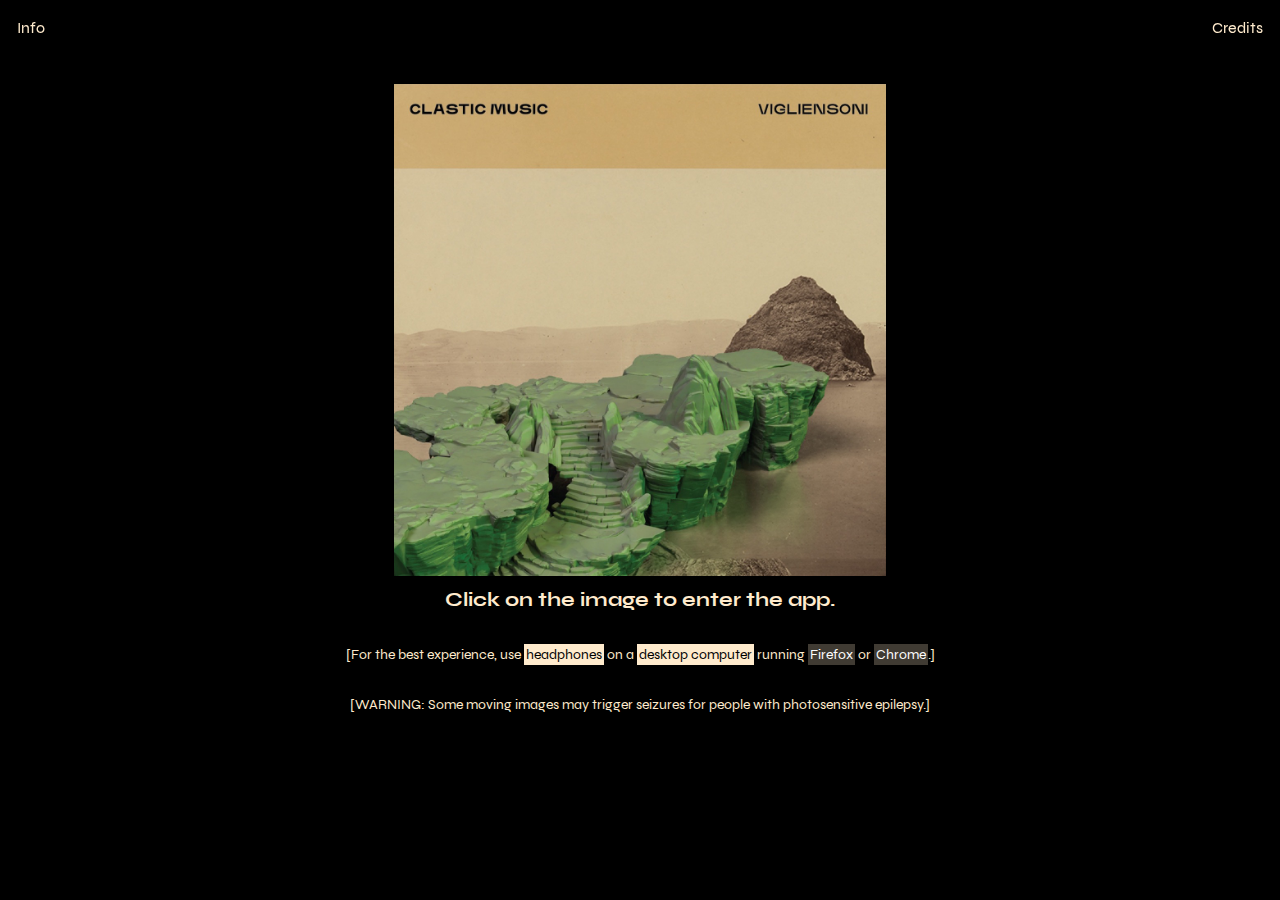
<file: index.html>
<!DOCTYPE html>
<html lang="en" class="w-100 h-100 mw-100">
<head>
  <title>vigliensoni | clastic music</title>
  <meta name="viewport" content="width=device-width, initial-scale=1.0, maximum-scale=1.0, user-scalable=no" />
  <meta charset="utf-8">
  <link rel='stylesheet' href='vendor/bootstrap-3.4.1-dist/css/bootstrap.min.css'><link rel="stylesheet" href="./style-modal.css">
  <link rel="stylesheet" href="style.css">
  <link rel="shortcut icon" href="#">
  <script src='vendor/jQuery-2.2.4/jquery.min.js'></script>
  <script src='vendor/bootstrap-3.4.1-dist//js/bootstrap.min.js'></script>
</head>


<body class="w-100 h-100 mw-100" >
  <!-- Sidebar modals -->
  <div class="container demo">
    <div id="navbar" class="nav nav-pills nav-justified" role="tablist">
      <div id="info-button"><button type="button" class="btn btn-demo-l" data-toggle="modal" data-target="#myModal">Info</button></div>
      <div id="clastic-title" class="btn btn-demo-c"><span></span></div>
      <div id="credits-button"><button type="button" class="btn btn-demo-r" data-toggle="modal" data-target="#myModal2">Credits</button></div>
    </div>

    <!-- Modal Left -->
    <div class="modal left fade" id="myModal" tabindex="-1" role="dialog" aria-labelledby="myModalLabel">
      <div class="modal-dialog" role="document">
        <div class="modal-content">
          <div class="modal-header">
            <button type="button" class="close" data-dismiss="modal" aria-label="Close"><span aria-hidden="true">&times;</span></button>
            <h4 class="modal-title" id="myModalLabel">Info</h4>
          </div>
          <div class="modal-body">
            <p>Clastic Music is a <span class="bold">full-length music album</span>, also published as an interactive web-based application.</p>
            <p>The nine clastic tracks have different <span class="browsers">video synthesizer patches that you can interact with</span> by moving the mouse around. The images also react to the music in real time.</p>
            <p>The Clastic music app works best in Firefox and Chrome. iOS devices and Safari are not currently supported. </p>
            <p></p>
            <p><span class="browsers">Select a track from the bottom of the page </span>and play with the video synthesizer while you listen to the music.</p>

            <p></p>
            <p><strong>Shortcuts:</strong></p>
            <ul id="infolist">
              <li>Enter to go into full-screen mode</li>
              <li>Esc to leave full-screen mode</li>
              <li>M for muting and unmuting the audio</li>
            </ul>
            

            
          </div>
        </div>
      </div>
    </div>
    
    <!-- Modal Right -->
    <div class="modal right fade" id="myModal2" tabindex="-1" role="dialog" aria-labelledby="myModalLabel2">
      <div class="modal-dialog" role="document">
        <div class="modal-content">
          <div class="modal-header">
            <button type="button" class="close" data-dismiss="modal" aria-label="Close"><span aria-hidden="true">&times;</span></button>
            <h4 class="modal-title" id="myModalLabel2">Credits</h4>
          </div>
          <div class="modal-body">
              <p>Composed and produced by <a href="https://vigliensoni.com/" target="_blank">Gabriel Vigliensoni</a></p>
              <p>Hydra visualizations by <a href="https://perezinfante.com/" target="_blank">Eduardo Pérez Infante</a></p>
              <p>Concept design and cover by <a href="http://antoniahernandez.com/" target="_blank">Antonia Hernández</a></p>
              <p>Mastered by <a href="http://www.rupertclervaux.com/" target="_blank">Rupert Clervaux</a></p>
              <br>
              <p>Web application built with <a href="https://github.com/ojack/hydra-synth" target="_blank">Hydra Synth</a> by Olivia Jack</p>
              <p>Video footage recorded during MUTEK 2020, Montréal.</p>
              <br>
              <p>Big thanks to:</p>
              <p>Mar Colasso, Daniela Cross and Delfina, Rebecca Fiebrink and Oscar, Ichiro Fujinaga, Claudine Hubert, Esteban Maestre, 
                Louis McCallum, Alan Mongeau, Néstor Nápoles, Andrés Poblete, Evan Savage, Samuel Thulin, Santiago Uribe, Marc-Pierre Verge, Lizzie Wilson, AAS, CIRMMT, 
                FRQSC, MIMIC project, and MUTEK Montréal.</p>
          </div>
        </div>
      </div>
    </div>
  </div>
  
  <!-- UserAction modal -->
  <div id="userAction">
    <div id="userAction-content">
        <div class="home_info" id="audio">
          <div class="cover main"><img src="media/img/clastic-cover-1200.jpg"></div>
          <p class="info"><span class="playbutton">Click on the image to enter the app.</span></p>
          <p class="info_details">[For the best experience, use <span class="bold" >headphones</span>  on a <span class="bold" >desktop computer</span> running <span class="browsers">Firefox</span> or <span class="browsers">Chrome</span>.]</p>
          <p class="info_warning">[WARNING: Some moving images may trigger seizures for people with photosensitive epilepsy.]</p>
      </div>
    </div>
  </div> 
  
  <div id="hydra-canvas"></div>  
    <!-- Defines a standard navigation bar -->
    <nav id="footer" class="navbar navbar-default" style="visibility: hidden;">
      <!--Collapse Button-->
      <div id="hamburger">
        <button type="button" class="navbar-toggle" data-toggle="collapse" data-target="#myNavbar">
          <span class="icon-bar"></span>
          <span class="icon-bar"></span>
          <span class="icon-bar"></span> 
        </button>
      </div>
        
      <div class="collapse navbar-collapse" id="myNavbar">
        <ul class="nav navbar-nav navbar-info">
          <li class="tableColumn" id="but1">Siltstone</li>
          <li class="tableColumn" id="but2">Breccia</li>
          <li class="tableColumn" id="but3">Ooze</li>
          <li class="tableColumn" id="but4">Claystone</li>
          <li class="tableColumn" id="but5">Clastic</li>
          <li class="tableColumn" id="but6">Fall in Sync</li>
          <li class="tableColumn" id="but7">Telematic Awakening</li>
          <li class="tableColumn" id="but8">Sandstone</li>
          <li class="tableColumn" id="but9">Shale</li>
          <li class="tableColumn" id="mute"><img src="media/icons/audio-50.png" width = 25px></li>
        </ul>
      </div>
    </nav>


  <script src='./hydra-synth.min.js'></script>
  <script src='./patch.min.js'></script>
  <script src='./info.js'></script>
    

</body>
</html>
</file>
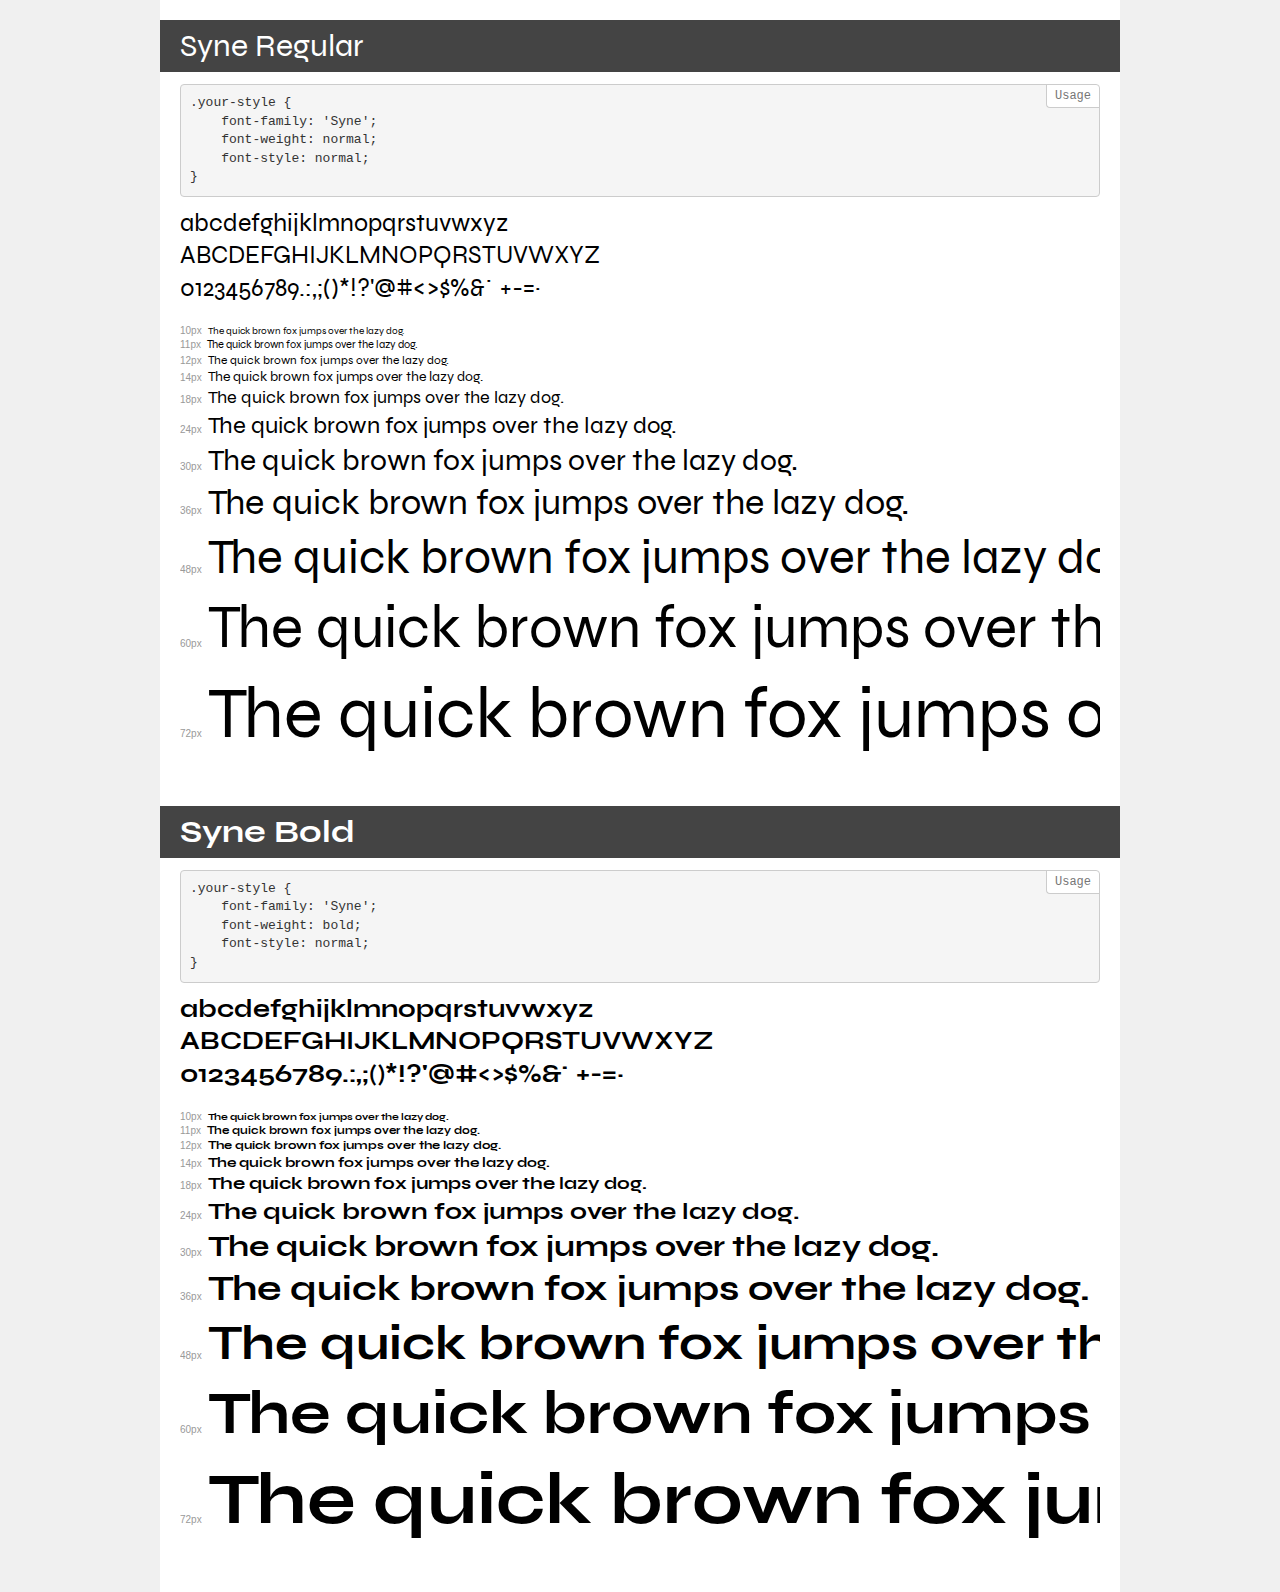
<file: media/webfonts/demo.html>
<!DOCTYPE html>
<html lang="en">
<head>
    <meta charset="utf-8">
    <meta http-equiv="X-UA-Compatible" content="IE=edge">
    <meta name="viewport" content="width=device-width, initial-scale=1">
    <meta name="robots" content="noindex, noarchive">
    <meta name="format-detection" content="telephone=no">
    <title>Transfonter demo</title>
    <link href="stylesheet.css" rel="stylesheet">
    <style>
        /*
        http://meyerweb.com/eric/tools/css/reset/
        v2.0 | 20110126
        License: none (public domain)
        */
        html, body, div, span, applet, object, iframe,
        h1, h2, h3, h4, h5, h6, p, blockquote, pre,
        a, abbr, acronym, address, big, cite, code,
        del, dfn, em, img, ins, kbd, q, s, samp,
        small, strike, strong, sub, sup, tt, var,
        b, u, i, center,
        dl, dt, dd, ol, ul, li,
        fieldset, form, label, legend,
        table, caption, tbody, tfoot, thead, tr, th, td,
        article, aside, canvas, details, embed,
        figure, figcaption, footer, header, hgroup,
        menu, nav, output, ruby, section, summary,
        time, mark, audio, video {
            margin: 0;
            padding: 0;
            border: 0;
            font-size: 100%;
            font: inherit;
            vertical-align: baseline;
        }
        /* HTML5 display-role reset for older browsers */
        article, aside, details, figcaption, figure,
        footer, header, hgroup, menu, nav, section {
            display: block;
        }
        body {
            line-height: 1;
        }
        ol, ul {
            list-style: none;
        }
        blockquote, q {
            quotes: none;
        }
        blockquote:before, blockquote:after,
        q:before, q:after {
            content: '';
            content: none;
        }
        table {
            border-collapse: collapse;
            border-spacing: 0;
        }
        /* demo styles */
        body {
            background: #f0f0f0;
            color: #000;
        }
        .page {
            background: #fff;
            width: 920px;
            margin: 0 auto;
            padding: 20px 20px 0 20px;
            overflow: hidden;
        }
        .font-container {
            overflow-x: auto;
            overflow-y: hidden;
            margin-bottom: 40px;
            line-height: 1.3;
            white-space: nowrap;
            padding-bottom: 5px;
        }
        h1 {
            position: relative;
            background: #444;
            font-size: 32px;
            color: #fff;
            padding: 10px 20px;
            margin: 0 -20px 12px -20px;
        }
        .letters {
            font-size: 25px;
            margin-bottom: 20px;
        }
        .s10:before {
            content: '10px';
        }
        .s11:before {
            content: '11px';
        }
        .s12:before {
            content: '12px';
        }
        .s14:before {
            content: '14px';
        }
        .s18:before {
            content: '18px';
        }
        .s24:before {
            content: '24px';
        }
        .s30:before {
            content: '30px';
        }
        .s36:before {
            content: '36px';
        }
        .s48:before {
            content: '48px';
        }
        .s60:before {
            content: '60px';
        }
        .s72:before {
            content: '72px';
        }
        .s10:before, .s11:before, .s12:before, .s14:before,
        .s18:before, .s24:before, .s30:before, .s36:before,
        .s48:before, .s60:before, .s72:before {
            font-family: Arial, sans-serif;
            font-size: 10px;
            font-weight: normal;
            font-style: normal;
            color: #999;
            padding-right: 6px;
        }
        pre {
            display: block;
            position: relative;
            padding: 9px;
            margin: 0 0 10px;
            font-family: Monaco, Menlo, Consolas, "Courier New", monospace;
            font-size: 13px;
            line-height: 1.428571429;
            color: #333;
            font-weight: normal;
            font-style: normal;
            background-color: #f5f5f5;
            border: 1px solid #ccc;
            overflow-x: auto;
            border-radius: 4px;
        }
        pre:after {
            display: block;
            position: absolute;
            right: 0;
            top: 0;
            content: 'Usage';
            line-height: 1;
            padding: 5px 8px;
            font-size: 12px;
            color: #767676;
            background-color: #fff;
            border: 1px solid #ccc;
            border-right: none;
            border-top: none;
            border-radius: 0 4px 0 4px;
            z-index: 10;
        }
        /* responsive */
        @media (max-width: 959px) {
            .page {
                width: auto;
                margin: 0;
            }
        }
    </style>
</head>
<body>
<div class="page">
    <div class="demo">
        <h1 style="font-family: 'Syne'; font-weight: normal; font-style: normal;">Syne Regular</h1>
        <pre>.your-style {
    font-family: 'Syne';
    font-weight: normal;
    font-style: normal;
}</pre>
        <div class="font-container" style="font-family: 'Syne'; font-weight: normal; font-style: normal;">
            <p class="letters">
                abcdefghijklmnopqrstuvwxyz<br>
ABCDEFGHIJKLMNOPQRSTUVWXYZ<br>
                0123456789.:,;()*!?'@#<>$%&^+-=~
            </p>
            <p class="s10" style="font-size: 10px;">The quick brown fox jumps over the lazy dog.</p>
            <p class="s11" style="font-size: 11px;">The quick brown fox jumps over the lazy dog.</p>
            <p class="s12" style="font-size: 12px;">The quick brown fox jumps over the lazy dog.</p>
            <p class="s14" style="font-size: 14px;">The quick brown fox jumps over the lazy dog.</p>
            <p class="s18" style="font-size: 18px;">The quick brown fox jumps over the lazy dog.</p>
            <p class="s24" style="font-size: 24px;">The quick brown fox jumps over the lazy dog.</p>
            <p class="s30" style="font-size: 30px;">The quick brown fox jumps over the lazy dog.</p>
            <p class="s36" style="font-size: 36px;">The quick brown fox jumps over the lazy dog.</p>
            <p class="s48" style="font-size: 48px;">The quick brown fox jumps over the lazy dog.</p>
            <p class="s60" style="font-size: 60px;">The quick brown fox jumps over the lazy dog.</p>
            <p class="s72" style="font-size: 72px;">The quick brown fox jumps over the lazy dog.</p>
        </div>
    </div>
    <div class="demo">
        <h1 style="font-family: 'Syne'; font-weight: bold; font-style: normal;">Syne Bold</h1>
        <pre>.your-style {
    font-family: 'Syne';
    font-weight: bold;
    font-style: normal;
}</pre>
        <div class="font-container" style="font-family: 'Syne'; font-weight: bold; font-style: normal;">
            <p class="letters">
                abcdefghijklmnopqrstuvwxyz<br>
ABCDEFGHIJKLMNOPQRSTUVWXYZ<br>
                0123456789.:,;()*!?'@#<>$%&^+-=~
            </p>
            <p class="s10" style="font-size: 10px;">The quick brown fox jumps over the lazy dog.</p>
            <p class="s11" style="font-size: 11px;">The quick brown fox jumps over the lazy dog.</p>
            <p class="s12" style="font-size: 12px;">The quick brown fox jumps over the lazy dog.</p>
            <p class="s14" style="font-size: 14px;">The quick brown fox jumps over the lazy dog.</p>
            <p class="s18" style="font-size: 18px;">The quick brown fox jumps over the lazy dog.</p>
            <p class="s24" style="font-size: 24px;">The quick brown fox jumps over the lazy dog.</p>
            <p class="s30" style="font-size: 30px;">The quick brown fox jumps over the lazy dog.</p>
            <p class="s36" style="font-size: 36px;">The quick brown fox jumps over the lazy dog.</p>
            <p class="s48" style="font-size: 48px;">The quick brown fox jumps over the lazy dog.</p>
            <p class="s60" style="font-size: 60px;">The quick brown fox jumps over the lazy dog.</p>
            <p class="s72" style="font-size: 72px;">The quick brown fox jumps over the lazy dog.</p>
        </div>
    </div>
</div>
</body>
</html>
</file>
<file: style-modal.css>
/*******************************
* MODAL AS LEFT/RIGHT SIDEBAR
* Add "left" or "right" in modal parent div, after class="modal".
* Get free snippets on bootpen.com
*******************************/
.modal.left .modal-dialog,
.modal.right .modal-dialog {
    position: fixed;
    margin: auto;
    width: 380px;
    height: 60%;
    -webkit-transform: translate3d(0%, 0, 0);
        -ms-transform: translate3d(0%, 0, 0);
         -o-transform: translate3d(0%, 0, 0);
            transform: translate3d(0%, 0, 0);
}

.modal.left .modal-content,
.modal.right .modal-content {
    height: 100%;
    overflow-y: auto;
    background-color: #000/* #110808 */;
}

.modal.left .modal-body,
.modal.right .modal-body {
    padding: 15px 15px 80px;
    background-color: #000/* #110808 */;
    font-weight: normal;
}

/*Left*/
.modal.left.fade .modal-dialog{
    left: -380px;
    -webkit-transition: opacity 0.3s linear, left 0.3s ease-out;
       -moz-transition: opacity 0.3s linear, left 0.3s ease-out;
         -o-transition: opacity 0.3s linear, left 0.3s ease-out;
            transition: opacity 0.3s linear, left 0.3s ease-out;
}

.modal.left.fade.in .modal-dialog{
    left: 0;
}
    
/*Right*/
.modal.right.fade .modal-dialog {
    right: -380px;
    -webkit-transition: opacity 0.3s linear, right 0.3s ease-out;
       -moz-transition: opacity 0.3s linear, right 0.3s ease-out;
         -o-transition: opacity 0.3s linear, right 0.3s ease-out;
            transition: opacity 0.3s linear, right 0.3s ease-out;
}

.modal.right.fade.in .modal-dialog {
    right: 0;
}

/* ----- MODAL STYLE ----- */
.modal-content {
    border-radius: 0;
    border: none;
}

.modal-header {
    border-bottom-color: #EEEEEE;
/*     background-color: #110808; */    background-color: #000/* #110808 */;

}


.btn-demo-l {
    margin: 15px;
    padding: 1px 1px;
    border-radius: 0;
    font-size: 16px;
    background-color: rgb(0, 0, 0, 0);
    color: blanchedalmond;
    align: left;
    /* text-transform: uppercase; */
    /* text-decoration: underline; */
    }

.btn-demo-r {
    margin: 15px;
    padding: 1px 1px;
    border-radius: 0;
    font-size: 16px;
    background-color: rgb(0, 0, 0, 0);
    color: blanchedalmond;
    align: right;
    /* text-transform: uppercase; */
    /* text-decoration: underline; */
    }

.btn-demo:focus {
outline: 0;
}

.text-left {
    width:30%;
    float: left;
}

.text-right {
    width:30%;
    float: right;
}

.text-center {
    background-color: rgb(0, 0, 0, 0.33);
}

.title-ctr {
    width:30%;
    float: left;
}
</file>
<file: style.css>
@import url('media/webfonts/stylesheet.css');

index, html {
    font-family:'Syne', sans-serif;
    font-style: normal;
    font-weight: normal;
}
.tableRow
{
    display: table;
    /* width: 100%; */
    table-layout: fixed;
    border-spacing: 10px;
    text-align: center;
    font-family:'Syne', sans-serif;
    font-weight: bold;
    font-style: normal;
    margin-left: auto;
    margin-right: auto;
    background-color: rgb(0, 0, 0, 0.33);
}
.tableColumn
{
    display: table-cell;
    font-family:/* Copperplate; */'Syne', sans-serif;
    font-weight: normal;
    font-style: normal;
/*     border: 1px solid #f4f2d0; */
    padding: 3px;
    text-transform: uppercase;
    /* text-decoration: underline; */
    background-color: rgb(0, 0, 0, 0);
    text-align: center;

}

#footer {
  width: 100%;
  position: absolute;
  bottom: 0;
  z-index: 10;
  background-color: rgb(0, 0, 0, 0.33);
  margin-bottom: 0px;
}

#navbar {
  display: table;
  width: 100%;
  position: absolute;
  top: 0;
  left: 0;
  z-index: 10;
  background-color: rgb(0, 0, 0, 0.333);
}


/* NAVBAR BUTTONS */
#info-button {
  text-align: left;
  display: table-cell;
  width: 33%;
}

#clastic-title {
  text-align: center;
  display: table-cell;
  width: 34%
}

#credits-button {
  text-align: right;
  display: table-cell;
  width: 33%
}


/* Info */

.info
{
/*     display: table; */
    background-color: /* #34271b */rgb(0, 0, 0);
    font-family:'Syne', sans-serif;
    font-style: normal;
    font-weight: bold;
    text-align: center;
    padding-top: 10px;
}
.info_details {
    
font-family:/* monospace */'Syne', sans-serif;
  padding-top: 20px;
  font-style: normal;
  font-weight: normal;
  text-align: center;
}

#infolist {
  list-style: number;
  display: block;
  padding-left: 15px;
}

.info_warning { 
  padding-top: 20px;  
  font-family:/* monospace */'Syne', sans-serif;
  font-style: normal;
  font-weight: normal;
  text-align: center;
  }

.playbutton {
    font-family: 'Syne';
    font-weight: bold;
    font-style: normal;
    font-size: 20px;
    /* text-decoration: underline; */
    padding: 5px;

}

.bold {
  /* font-weight: bold; */
  color: black;
  background-color:rgba(255, 235, 205, 1);
  padding: 2px;
}

.browsers {
  color: white;
  background-color:rgba(255, 235, 205, 0.25);
  padding: 2px;
}


 /* The Modal (background) */
 #userAction {
    display: none; /* Hidden by default */
    position: fixed; /* Stay in place */
    z-index: 1; /* Sit on top */
    left: 0;
    top: 0;
    width: 100%; /* Full width */
    height: 100%; /* Full height */
    overflow: auto; /* Enable scroll if needed */
    background-color: rgb(0,0,0); /* Fallback color */
    background-color: rgba(0,0,0,0.4); /* Black w/ opacity */
  }
  
  /* Modal Content/Box */
  #userAction-content {
    background-color: #000/* #140d0d */;
    margin: 5% auto; /* 15% from the top and centered */
    padding: 20px;
/*     border: 1px dotted #f6f3c4; */
    width: 80%; /* Could be more or less, depending on screen size */
    text-align: center;
  }




.cover {

  margin-left: auto;
  margin-right: auto;
  text-align: center; 
  max-width: 50%;
}

  .cover img {
    display: block;
  }


    .cover.main img {
      width: 100%;
    }

  @media screen and (max-width: 736px) {

    .cover.fit {
      margin: 2rem 0;
    }

    .cover.main {
      margin: 0rem 0;
    }

  }

div.cover {
  overflow: hidden;
}

div.cover img {
    -moz-transition: -moz-transform 1.5s ease-out;
    -webkit-transition: -webkit-transform 1.5s ease-out;
    -ms-transition: -ms-transform 1.5s ease-out;
    transition: transform 1.5s ease-out;
  }

  div.cover:hover img {
    -moz-transform: scale(0.95, 0.95);
    -webkit-transform: scale(0.95, 0.95);
    -ms-transform: scale(0.95, 0.95);
    transform: scale(0.95, 0.95);

    -webkit-transition: transform 1.05s ease-in-out;
    -moz-transition:transform 1.05s ease-in-out;
    -ms-transition:transform 1.05s ease-in-out;


  }




  /* CANVAS */



body {
  height: 100vh;
}


body {
  background-color: #000000;
  color:blanchedalmond;
  font-family:'Syne', sans-serif;
  font-weight: normal;
  font-style: normal;
  overflow: hidden;
  }

/* Center vertically */

.center {
  display: flex;
  align-items: center;
  justify-content: center;
}


.container {
  width: 100%;
}

.demo {
padding-top: 0px;
padding-bottom: 0px;
}

#hydra-canvas {
  position: absolute;
  width: 100vw;
  top: 50%;
  transform: translateY(-50%);
  -ms-transform: translateY(-50%); 
}




a:link { 
  /* text-decoration: underline; */
  color: blanchedalmond; 
  font-weight: normal;
}

a:hover {
  font-weight: none;
  color:blanchedalmond;
  text-decoration: line-through;
  -webkit-text-decoration-color: blanchedalmond;
  text-decoration-color: blanchedalmond;
}



a:visited { 
  color: blanchedalmond; 
  text-decoration: none;
  font-weight: normal;
}

a:active { 
  color: blanchedalmond; 
  text-decoration: none;
}





/* FOOTER  */

.navbar-default {
  background: rgb(0, 0, 0, 0.33);
  padding-top:10px;
  padding-bottom: 10px;
  border-color: transparent;
  
}

.navbar-default .navbar-collapse {
  border-color: transparent;
}

.navbar-toggle {
  margin: 0px;
}

ul {
  display: flex;
  justify-content: space-between;
  width: 100%
}

@media screen and (max-width: 768px) {
  ul {
    display: unset;
  }
  li {
  }
}

#hamburger {
  display: flex;
  justify-content: center;

}

#myNavbar {
  padding-left: 0px;
  padding-right: 0px;
}
</file>
<file: media/webfonts/stylesheet.css>
@font-face {
    font-family: 'Syne';
    src: url('Syne-Regular.eot');
    src: url('Syne-Regular.eot?#iefix') format('embedded-opentype'),
        url('Syne-Regular.woff2') format('woff2'),
        url('Syne-Regular.woff') format('woff'),
        url('Syne-Regular.ttf') format('truetype'),
        url('Syne-Regular.svg#Syne-Regular') format('svg');
    font-weight: normal;
    font-style: normal;
    font-display: swap;
}

@font-face {
    font-family: 'Syne';
    src: url('Syne-Bold.eot');
    src: url('Syne-Bold.eot?#iefix') format('embedded-opentype'),
        url('Syne-Bold.woff2') format('woff2'),
        url('Syne-Bold.woff') format('woff'),
        url('Syne-Bold.ttf') format('truetype'),
        url('Syne-Bold.svg#Syne-Bold') format('svg');
    font-weight: bold;
    font-style: normal;
    font-display: swap;
}
</file>
